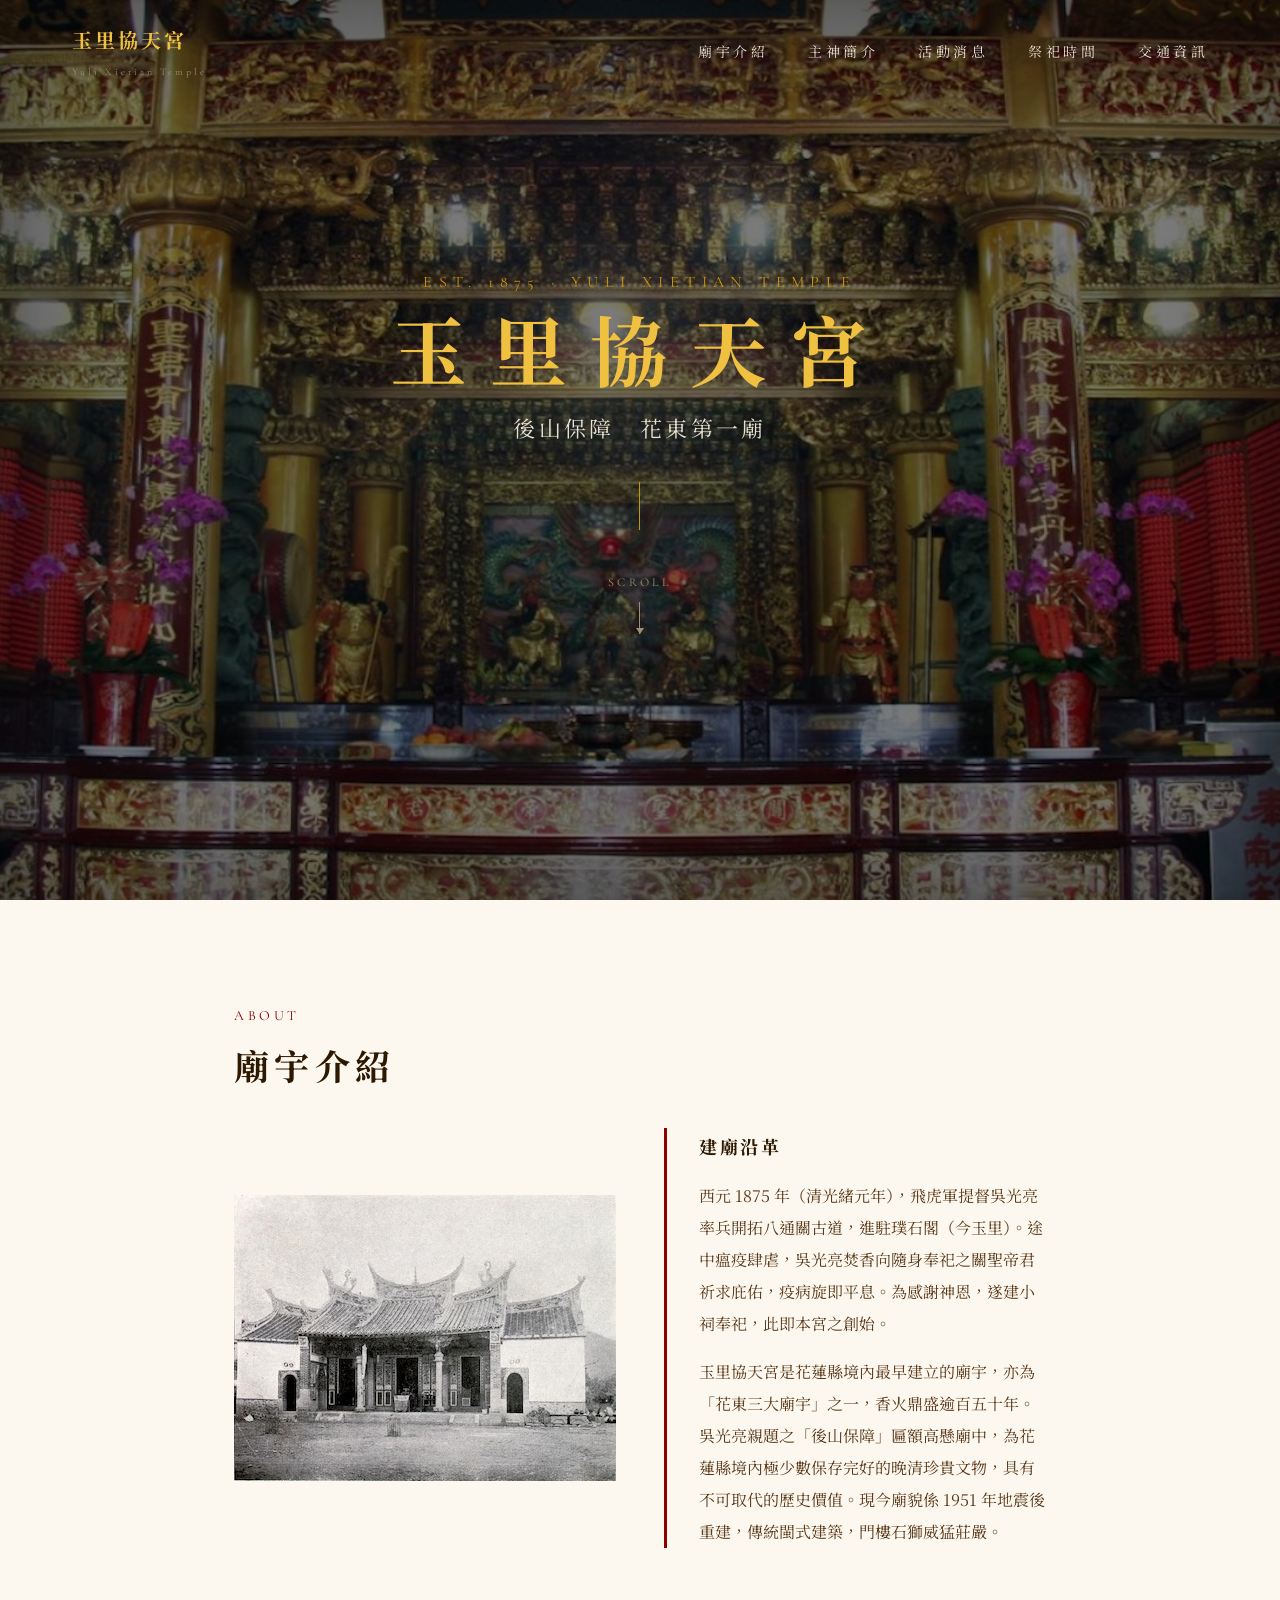
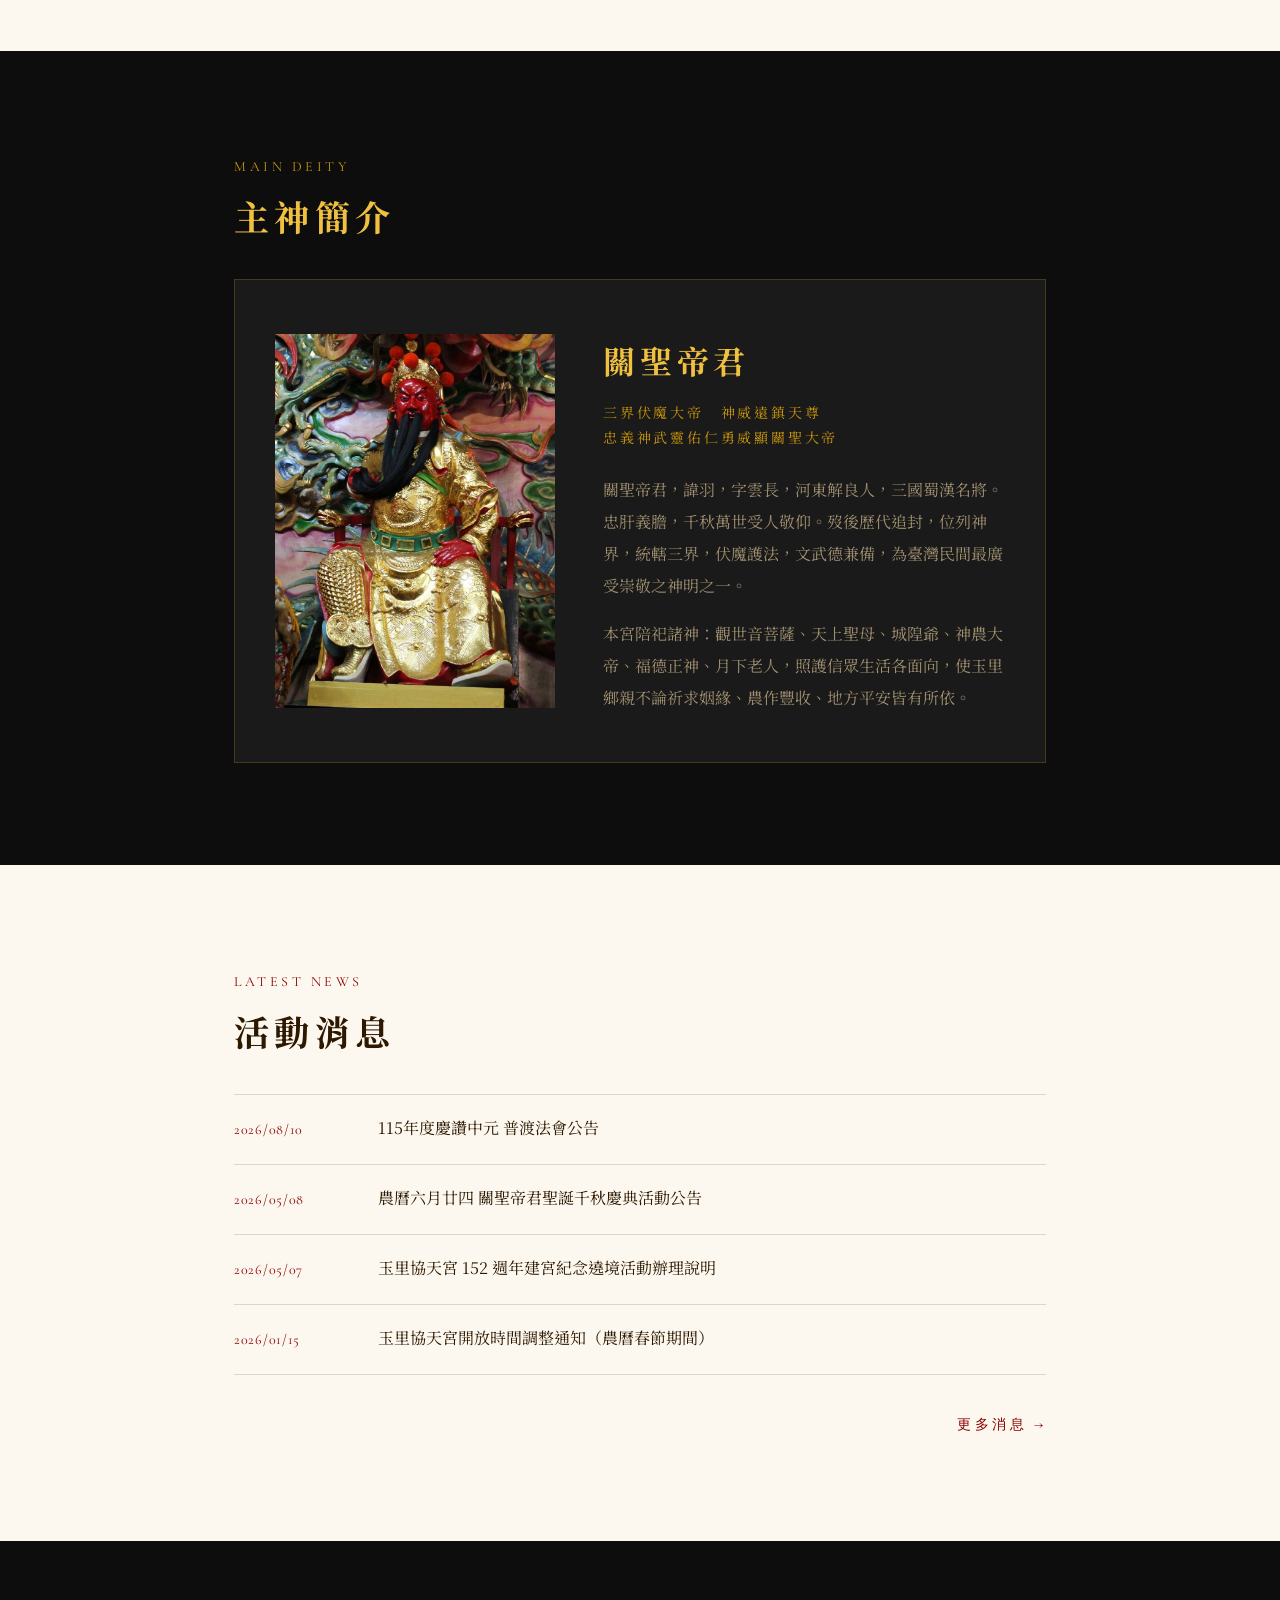
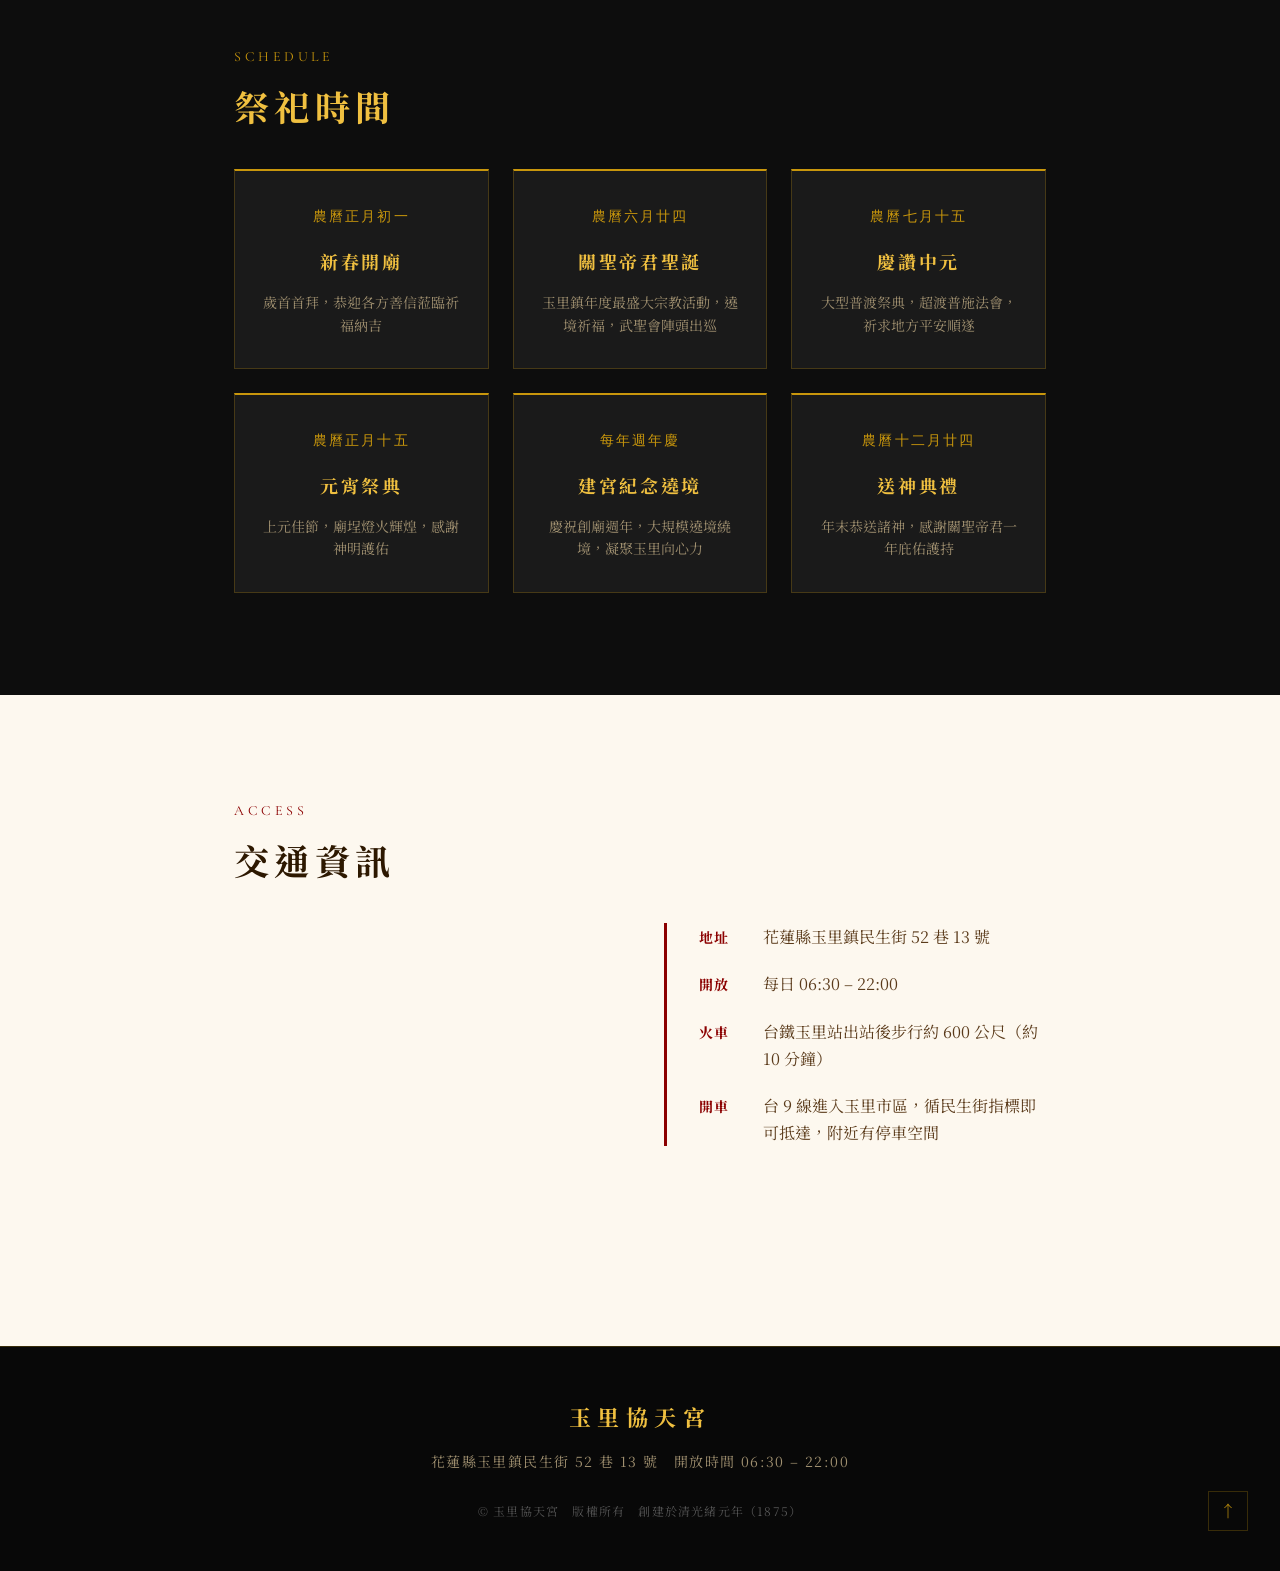
<file: index.html>
<!DOCTYPE html>
<html lang="zh-Hant">
<head>
  <meta charset="UTF-8">
  <meta name="viewport" content="width=device-width, initial-scale=1.0">
  <title>玉里協天宮｜花東第一廟　清光緒元年創建</title>
  <meta name="description" content="玉里協天宮（花東三大廟宇之一），創建於清光緒元年（1875年），主祀關聖帝君，為花蓮縣境內最早建立的廟宇，歡迎十方善信參拜。">

  <!-- Fonts -->
  <link rel="preconnect" href="https://fonts.googleapis.com">
  <link rel="preconnect" href="https://fonts.gstatic.com" crossorigin>
  <link href="https://fonts.googleapis.com/css2?family=Cormorant+Garamond:ital,wght@0,400;0,600;1,400&family=Noto+Serif+TC:wght@400;700&family=Noto+Sans+TC:wght@400;500&display=swap" rel="stylesheet">

  <!-- AOS -->
  <link href="https://unpkg.com/aos@2.3.4/dist/aos.css" rel="stylesheet">

  <!-- Styles -->
  <link rel="stylesheet" href="assets/css/reset.css">
  <link rel="stylesheet" href="assets/css/variables.css">
  <link rel="stylesheet" href="assets/css/main.css">
</head>
<body>

  <!-- ======================================================
       Intro Overlay
       ====================================================== -->
  <div id="intro-overlay" aria-hidden="true">
    <div class="intro-emblem">
      <div class="emblem-ring-outer"></div>
      <div class="emblem-ring-inner"></div>
      <div class="emblem-char">協</div>
    </div>
    <div class="intro-name">
      <span>玉</span><span>里</span><span>協</span><span>天</span><span>宮</span>
    </div>
    <div class="intro-divider"></div>
    <p class="intro-sub">奉祀　關聖帝君</p>
    <p class="intro-year">清光緒元年　西元 1875 年</p>
  </div>

  <!-- ======================================================
       Header / Navigation
       ====================================================== -->
  <header id="site-header">
    <nav class="nav-inner">
      <a class="nav-logo" href="#top">
        玉里協天宮
        <span>Yuli Xietian Temple</span>
      </a>
      <ul class="nav-links">
        <li><a href="#about">廟宇介紹</a></li>
        <li><a href="#deity">主神簡介</a></li>
        <li><a href="#news">活動消息</a></li>
        <li><a href="#schedule">祭祀時間</a></li>
        <li><a href="#access">交通資訊</a></li>
      </ul>
      <button class="nav-toggle" aria-label="開啟選單" aria-expanded="false">
        <span></span><span></span><span></span>
      </button>
    </nav>
  </header>

  <!-- Mobile full-screen overlay -->
  <nav class="nav-overlay" aria-label="手機選單">
    <a href="#about">廟宇介紹</a>
    <a href="#deity">主神簡介</a>
    <a href="#news">活動消息</a>
    <a href="#schedule">祭祀時間</a>
    <a href="#access">交通資訊</a>
  </nav>

  <!-- ======================================================
       Hero
       ====================================================== -->
  <section id="hero" aria-label="首頁主視覺">
    <!-- Ken Burns + crossfade slideshow -->
    <div class="hero-slides" aria-hidden="true">
      <div class="hero-slide" data-src="assets/img/hero1.jpg" data-src-mobile="assets/img/hero1-m.jpg"></div>
      <div class="hero-slide" data-src="assets/img/hero2.jpg" data-src-mobile="assets/img/hero2-m.jpg"></div>
      <div class="hero-slide" data-src="assets/img/hero3.jpg" data-src-mobile="assets/img/hero3-m.jpg"></div>
      <div class="hero-slide" data-src="assets/img/hero4.jpg" data-src-mobile="assets/img/hero4-m.jpg"></div>
    </div>
    <!-- Dark overlay -->
    <div class="hero-overlay" aria-hidden="true"></div>
    <!-- Content -->
    <div class="hero-inner">
      <p class="hero-en" data-aos="fade-up" data-aos-delay="200">Est. 1875 · Yuli Xietian Temple</p>
      <h1 class="hero-title" data-aos="fade-up" data-aos-delay="400">玉里協天宮</h1>
      <p class="hero-sub" data-aos="fade-up" data-aos-delay="600">後山保障　花東第一廟</p>
      <div class="hero-divider" data-aos="fade-up" data-aos-delay="700"></div>
      <a class="scroll-hint" href="#about" data-aos="fade-up" data-aos-delay="900" aria-label="向下捲動">
        <span>Scroll</span>
        <i class="scroll-arrow" aria-hidden="true"></i>
      </a>
    </div>
  </section>

  <!-- ======================================================
       About — 廟宇介紹
       ====================================================== -->
  <section id="about" class="section section--light">
    <div class="container">
      <div class="section-label" data-aos="fade-up">ABOUT</div>
      <h2 class="section-title" data-aos="fade-up">廟宇介紹</h2>
      <div class="about-grid">
        <figure class="about-img" data-aos="fade-right">
          <img src="assets/img/about.jpg" alt="玉里協天宮外觀"
               onerror="this.style.display='none';this.nextElementSibling.style.display='flex'">
          <div class="img-placeholder" style="display:none">廟宇照片</div>
        </figure>
        <div class="about-text" data-aos="fade-left">
          <h3>建廟沿革</h3>
          <p>
            西元 1875 年（清光緒元年），飛虎軍提督吳光亮率兵開拓八通關古道，進駐璞石閣（今玉里）。途中瘟疫肆虐，吳光亮焚香向隨身奉祀之關聖帝君祈求庇佑，疫病旋即平息。為感謝神恩，遂建小祠奉祀，此即本宮之創始。
          </p>
          <p>
            玉里協天宮是花蓮縣境內最早建立的廟宇，亦為「花東三大廟宇」之一，香火鼎盛逾百五十年。吳光亮親題之「後山保障」匾額高懸廟中，為花蓮縣境內極少數保存完好的晚清珍貴文物，具有不可取代的歷史價值。現今廟貌係 1951 年地震後重建，傳統閩式建築，門樓石獅威猛莊嚴。
          </p>
        </div>
      </div>
    </div>
  </section>

  <!-- ======================================================
       Deity — 主神簡介
       ====================================================== -->
  <section id="deity" class="section section--dark">
    <div class="container">
      <div class="section-label" data-aos="fade-up">MAIN DEITY</div>
      <h2 class="section-title" data-aos="fade-up">主神簡介</h2>
      <div class="deity-card" data-aos="fade-up" data-aos-delay="100">
        <div class="deity-img-wrap">
          <img src="assets/img/deity.jpg" alt="關聖帝君"
               onerror="this.style.display='none';this.nextElementSibling.style.display='flex'">
          <div class="img-placeholder" style="display:none" aria-hidden="true">⚔</div>
        </div>
        <div class="deity-info">
          <h3 class="deity-name">關聖帝君</h3>
          <p class="deity-title">
            三界伏魔大帝　神威遠鎮天尊<br>
            忠義神武靈佑仁勇威顯關聖大帝
          </p>
          <p class="deity-desc">
            關聖帝君，諱羽，字雲長，河東解良人，三國蜀漢名將。忠肝義膽，千秋萬世受人敬仰。歿後歷代追封，位列神界，統轄三界，伏魔護法，文武德兼備，為臺灣民間最廣受崇敬之神明之一。
          </p>
          <p class="deity-desc" style="margin-top:1rem;">
            本宮陪祀諸神：觀世音菩薩、天上聖母、城隍爺、神農大帝、福德正神、月下老人，照護信眾生活各面向，使玉里鄉親不論祈求姻緣、農作豐收、地方平安皆有所依。
          </p>
        </div>
      </div>
    </div>
  </section>

  <!-- ======================================================
       News — 活動消息
       ====================================================== -->
  <section id="news" class="section section--light">
    <div class="container">
      <div class="section-label" data-aos="fade-up">LATEST NEWS</div>
      <h2 class="section-title" data-aos="fade-up">活動消息</h2>
      <ul id="news-list" data-aos="fade-up" data-aos-delay="100">
        <li class="news-loading">載入中…</li>
      </ul>
      <div class="news-more" data-aos="fade-up">
        <a href="https://your-wp-domain.com" target="_blank" rel="noopener">更多消息 →</a>
      </div>
    </div>
  </section>

  <!-- ======================================================
       Schedule — 祭祀時間
       ====================================================== -->
  <section id="schedule" class="section section--dark">
    <div class="container">
      <div class="section-label" data-aos="fade-up">SCHEDULE</div>
      <h2 class="section-title" data-aos="fade-up">祭祀時間</h2>
      <div class="schedule-grid">
        <div class="schedule-card" data-aos="fade-up" data-aos-delay="100">
          <div class="sc-month">農曆正月初一</div>
          <div class="sc-name">新春開廟</div>
          <div class="sc-note">歲首首拜，恭迎各方善信蒞臨祈福納吉</div>
        </div>
        <div class="schedule-card" data-aos="fade-up" data-aos-delay="200">
          <div class="sc-month">農曆六月廿四</div>
          <div class="sc-name">關聖帝君聖誕</div>
          <div class="sc-note">玉里鎮年度最盛大宗教活動，遶境祈福，武聖會陣頭出巡</div>
        </div>
        <div class="schedule-card" data-aos="fade-up" data-aos-delay="300">
          <div class="sc-month">農曆七月十五</div>
          <div class="sc-name">慶讚中元</div>
          <div class="sc-note">大型普渡祭典，超渡普施法會，祈求地方平安順遂</div>
        </div>
        <div class="schedule-card" data-aos="fade-up" data-aos-delay="100">
          <div class="sc-month">農曆正月十五</div>
          <div class="sc-name">元宵祭典</div>
          <div class="sc-note">上元佳節，廟埕燈火輝煌，感謝神明護佑</div>
        </div>
        <div class="schedule-card" data-aos="fade-up" data-aos-delay="200">
          <div class="sc-month">每年週年慶</div>
          <div class="sc-name">建宮紀念遶境</div>
          <div class="sc-note">慶祝創廟週年，大規模遶境繞境，凝聚玉里向心力</div>
        </div>
        <div class="schedule-card" data-aos="fade-up" data-aos-delay="300">
          <div class="sc-month">農曆十二月廿四</div>
          <div class="sc-name">送神典禮</div>
          <div class="sc-note">年末恭送諸神，感謝關聖帝君一年庇佑護持</div>
        </div>
      </div>
    </div>
  </section>

  <!-- ======================================================
       Access — 交通資訊
       ====================================================== -->
  <section id="access" class="section section--light">
    <div class="container">
      <div class="section-label" data-aos="fade-up">ACCESS</div>
      <h2 class="section-title" data-aos="fade-up">交通資訊</h2>
      <div class="access-grid">
        <div class="access-map" data-aos="fade-right">
          <iframe
            src="https://www.google.com/maps/embed?pb=!1m18!1m12!1m3!1d14563.66!2d121.3200!3d23.3400!2m3!1f0!2f0!3f0!3m2!1i1024!2i768!4f13.1!3m3!1m2!1s0x0%3A0x0!2z!5e0!3m2!1szh-TW!2stw!4v1620000000000!5m2!1szh-TW!2stw"
            width="100%" height="320"
            style="border:0" allowfullscreen
            loading="lazy"
            referrerpolicy="no-referrer-when-downgrade"
            title="玉里協天宮地圖">
          </iframe>
        </div>
        <div class="access-info" data-aos="fade-left">
          <div class="access-row">
            <span class="access-label">地址</span>
            <span>花蓮縣玉里鎮民生街 52 巷 13 號</span>
          </div>
          <div class="access-row">
            <span class="access-label">開放</span>
            <span>每日 06:30 – 22:00</span>
          </div>
          <div class="access-row">
            <span class="access-label">火車</span>
            <span>台鐵玉里站出站後步行約 600 公尺（約 10 分鐘）</span>
          </div>
          <div class="access-row">
            <span class="access-label">開車</span>
            <span>台 9 線進入玉里市區，循民生街指標即可抵達，附近有停車空間</span>
          </div>
        </div>
      </div>
    </div>
  </section>

  <!-- ======================================================
       Footer
       ====================================================== -->
  <footer id="site-footer">
    <div class="footer-inner">
      <p class="footer-name">玉里協天宮</p>
      <p class="footer-address">花蓮縣玉里鎮民生街 52 巷 13 號　開放時間 06:30 – 22:00</p>
      <p class="footer-copy">© 玉里協天宮　版權所有　創建於清光緒元年（1875）</p>
    </div>
    <a class="back-to-top" href="#top" aria-label="回到頂端">↑</a>
  </footer>

  <!-- Scripts -->
  <script src="https://unpkg.com/aos@2.3.4/dist/aos.js"></script>
  <script src="assets/js/main.js"></script>
  <script src="assets/js/news.js"></script>
</body>
</html>
</file>
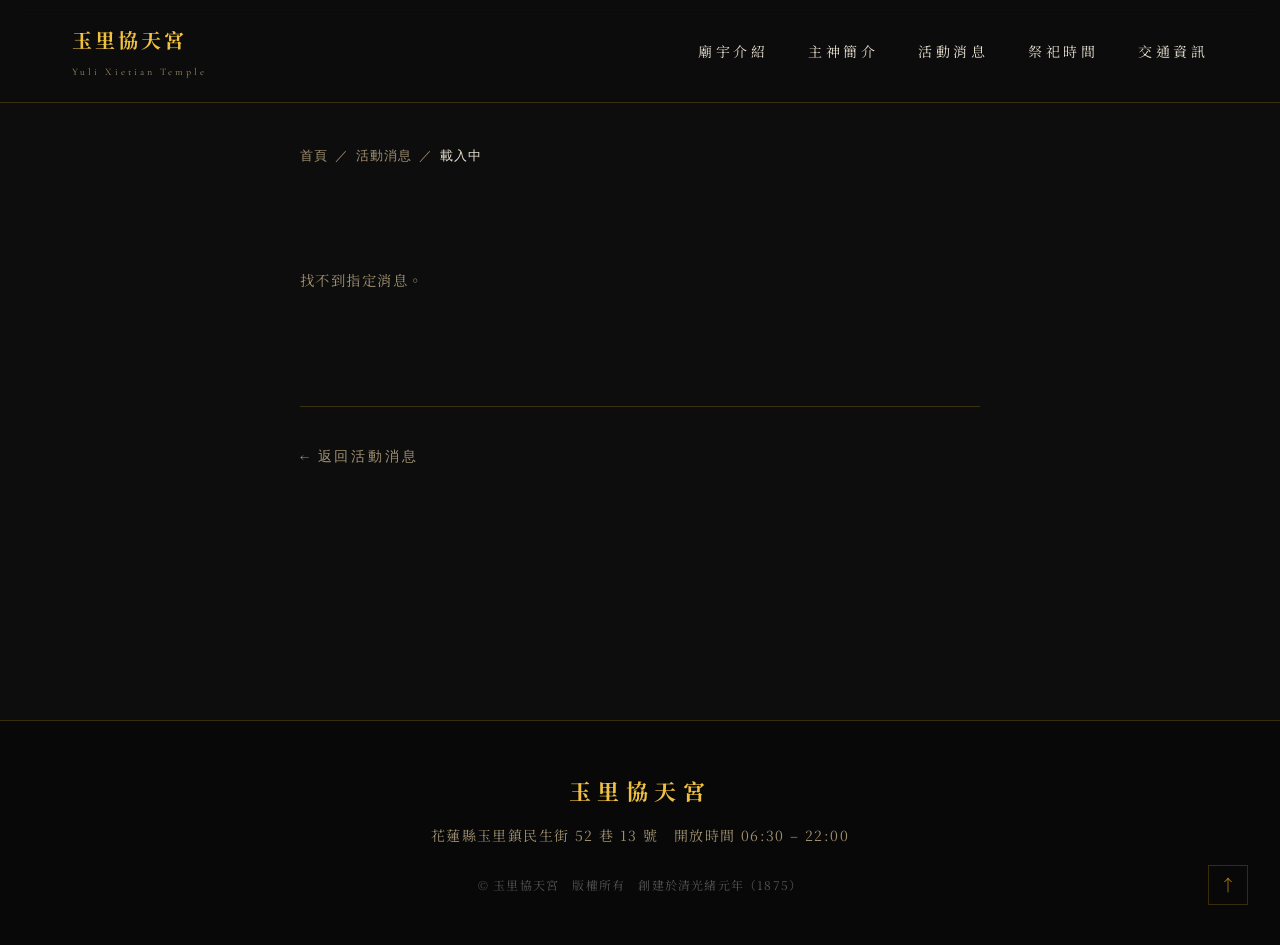
<file: news.html>
<!DOCTYPE html>
<html lang="zh-Hant">
<head>
  <meta charset="UTF-8">
  <meta name="viewport" content="width=device-width, initial-scale=1.0">
  <title>活動消息｜玉里協天宮</title>
  <meta name="description" content="玉里協天宮活動消息詳細內容">

  <link rel="preconnect" href="https://fonts.googleapis.com">
  <link rel="preconnect" href="https://fonts.gstatic.com" crossorigin>
  <link href="https://fonts.googleapis.com/css2?family=Cormorant+Garamond:ital,wght@0,400;0,600;1,400&family=Noto+Serif+TC:wght@400;700&family=Noto+Sans+TC:wght@400;500&display=swap" rel="stylesheet">

  <link rel="stylesheet" href="assets/css/reset.css">
  <link rel="stylesheet" href="assets/css/variables.css">
  <link rel="stylesheet" href="assets/css/main.css">
  <link rel="stylesheet" href="assets/css/news-detail.css">
</head>
<body class="news-page">

  <!-- Header (simplified, no hero) -->
  <header id="site-header" class="scrolled">
    <nav class="nav-inner">
      <a class="nav-logo" href="index.html">
        玉里協天宮
        <span>Yuli Xietian Temple</span>
      </a>
      <ul class="nav-links">
        <li><a href="index.html#about">廟宇介紹</a></li>
        <li><a href="index.html#deity">主神簡介</a></li>
        <li><a href="index.html#news">活動消息</a></li>
        <li><a href="index.html#schedule">祭祀時間</a></li>
        <li><a href="index.html#access">交通資訊</a></li>
      </ul>
      <button class="nav-toggle" aria-label="開啟選單" aria-expanded="false">
        <span></span><span></span><span></span>
      </button>
    </nav>
  </header>

  <!-- Mobile overlay -->
  <nav class="nav-overlay" aria-label="手機選單">
    <a href="index.html#about">廟宇介紹</a>
    <a href="index.html#deity">主神簡介</a>
    <a href="index.html#news">活動消息</a>
    <a href="index.html#schedule">祭祀時間</a>
    <a href="index.html#access">交通資訊</a>
  </nav>

  <!-- Main content -->
  <main id="news-detail">
    <div class="nd-container">

      <!-- Breadcrumb -->
      <nav class="nd-breadcrumb" aria-label="目前位置">
        <a href="index.html">首頁</a>
        <span aria-hidden="true">／</span>
        <a href="index.html#news">活動消息</a>
        <span aria-hidden="true">／</span>
        <span id="nd-breadcrumb-title">載入中</span>
      </nav>

      <!-- Article -->
      <article id="nd-article" class="nd-article">
        <div class="nd-loading">載入中…</div>
      </article>

      <!-- Back link -->
      <div class="nd-back">
        <a href="index.html#news" class="nd-back-link">
          <span aria-hidden="true">←</span> 返回活動消息
        </a>
      </div>

    </div>
  </main>

  <footer id="site-footer">
    <div class="footer-inner">
      <p class="footer-name">玉里協天宮</p>
      <p class="footer-address">花蓮縣玉里鎮民生街 52 巷 13 號　開放時間 06:30 – 22:00</p>
      <p class="footer-copy">© 玉里協天宮　版權所有　創建於清光緒元年（1875）</p>
    </div>
    <a class="back-to-top" href="#" aria-label="回到頂端">↑</a>
  </footer>

  <script>
  // ── Hamburger (same as main.js but inline for standalone page) ──
  const toggle  = document.querySelector('.nav-toggle');
  const overlay = document.querySelector('.nav-overlay');
  toggle.addEventListener('click', () => {
    const open = overlay.classList.toggle('open');
    toggle.classList.toggle('active', open);
    toggle.setAttribute('aria-expanded', open);
    document.body.style.overflow = open ? 'hidden' : '';
  });
  overlay.querySelectorAll('a').forEach(a => a.addEventListener('click', () => {
    overlay.classList.remove('open');
    toggle.classList.remove('active');
    toggle.setAttribute('aria-expanded', 'false');
    document.body.style.overflow = '';
  }));

  // ── Load news detail ──
  (async function () {
    const params = new URLSearchParams(location.search);
    const id     = parseInt(params.get('id'), 10);
    const article = document.getElementById('nd-article');
    const crumbTitle = document.getElementById('nd-breadcrumb-title');

    function escHtml(s) {
      return String(s)
        .replace(/&/g, '&amp;').replace(/</g, '&lt;')
        .replace(/>/g, '&gt;').replace(/"/g, '&quot;');
    }

    function formatDate(iso) {
      const d = new Date(iso + 'T00:00:00');
      return `${d.getFullYear()}年${d.getMonth()+1}月${d.getDate()}日`;
    }

    if (!id) {
      article.innerHTML = '<p class="nd-error">找不到指定消息。</p>';
      return;
    }

    try {
      const res  = await fetch('assets/data/news.json?v=' + Date.now());
      if (!res.ok) throw new Error();
      const data = await res.json();
      const post = (data.posts || []).find(p => parseInt(p.id) === id);

      if (!post) {
        article.innerHTML = '<p class="nd-error">找不到指定消息，可能已刪除。</p>';
        crumbTitle.textContent = '找不到消息';
        return;
      }

      // Update page title & breadcrumb
      document.title = `${post.title}｜玉里協天宮`;
      crumbTitle.textContent = post.title;

      // Render content (newlines → paragraphs)
      const content = (post.content || '').trim();
      const contentHtml = content
        ? content.split(/\n\n+/).map(p =>
            `<p>${escHtml(p).replace(/\n/g, '<br>')}</p>`
          ).join('')
        : '';

      // External link button (if set)
      const linkHtml = post.link
        ? `<a class="nd-ext-link" href="${escHtml(post.link)}" target="_blank" rel="noopener noreferrer">
             查看更多詳情 →
           </a>`
        : '';

      article.innerHTML = `
        <header class="nd-header">
          <div class="nd-label">活動消息</div>
          <h1 class="nd-title">${escHtml(post.title)}</h1>
          <time class="nd-date" datetime="${escHtml(post.date)}">${formatDate(post.date)}</time>
          <div class="nd-divider"></div>
        </header>
        <div class="nd-body">
          ${contentHtml || '<p class="nd-no-content">（本則消息暫無詳細內容）</p>'}
        </div>
        ${linkHtml}
      `;
    } catch {
      article.innerHTML = '<p class="nd-error">消息載入失敗，請稍後再試。</p>';
    }
  })();
  </script>

</body>
</html>
</file>
<file: assets/css/variables.css>
:root {
  /* Colors */
  --color-bg:        #0d0d0d;
  --color-surface:   #1a1a1a;
  --color-primary:   #8b0000;
  --color-gold:      #c8960c;
  --color-gold-lt:   #f0c040;
  --color-text:      #e8e0d0;
  --color-text-muted:#a09070;
  --color-border:    rgba(200, 150, 12, 0.25);
  --color-white:     #fdf8ef;
  --color-dark-text: #2d1800;

  /* Typography */
  --font-serif:  'Noto Serif TC', 'Cormorant Garamond', serif;
  --font-sans:   'Noto Sans TC', sans-serif;

  --fs-hero:     clamp(2.5rem, 6vw, 5rem);
  --fs-section:  clamp(1.5rem, 3vw, 2.2rem);
  --fs-body:     1rem;
  --fs-small:    0.875rem;

  --lh-zh:       2;
  --ls-title:    0.15em;
  --ls-label:    0.25em;

  /* Layout */
  --section-padding: clamp(4rem, 8vw, 8rem) 1.5rem;
  --container-max:   860px;
  --transition:      0.6s ease;
}
</file>
<file: assets/css/main.css>
/* ============================================================
   Intro Overlay
   ============================================================ */
#intro-overlay {
  position: fixed;
  inset: 0;
  z-index: 9999;
  background: var(--color-bg);
  display: flex;
  flex-direction: column;
  align-items: center;
  justify-content: center;
  /* Fade-out transition triggered by JS */
  transition: opacity 0.9s ease;
  /* Prevent accidental scroll-through during animation */
  pointer-events: all;
}

#intro-overlay.is-hiding {
  opacity: 0;
  pointer-events: none;
}

/* ── Rotating emblem ── */
.intro-emblem {
  position: relative;
  width: 90px;
  height: 90px;
  display: flex;
  align-items: center;
  justify-content: center;
  margin-bottom: 2.5rem;
  opacity: 0;
  animation: introScale 0.9s cubic-bezier(0.19, 1, 0.22, 1) 0.2s forwards;
}

.emblem-ring-outer {
  position: absolute;
  inset: 0;
  border-radius: 50%;
  border: 1px solid rgba(200, 150, 12, 0.2);
}

/* Rotating arc on the outer ring */
.emblem-ring-outer::before {
  content: '';
  position: absolute;
  inset: -1px;
  border-radius: 50%;
  border: 1px solid transparent;
  border-top-color: var(--color-gold);
  border-right-color: rgba(200, 150, 12, 0.4);
  animation: spinRing 3s linear infinite;
}

.emblem-ring-inner {
  position: absolute;
  inset: 14px;
  border-radius: 50%;
  border: 1px solid rgba(200, 150, 12, 0.35);
}

.emblem-char {
  font-family: var(--font-serif);
  font-size: 1.875rem;
  color: var(--color-gold-lt);
  line-height: 1;
}

@keyframes spinRing {
  to { transform: rotate(360deg); }
}

@keyframes introScale {
  from { opacity: 0; transform: scale(0.7); }
  to   { opacity: 1; transform: scale(1); }
}

/* ── Temple name — character-by-character ── */
.intro-name {
  display: flex;
  gap: 0.5em;
}

.intro-name span {
  font-family: var(--font-serif);
  font-size: clamp(2rem, 6vw, 3.5rem);
  font-weight: 700;
  color: var(--color-gold-lt);
  letter-spacing: 0.05em;
  opacity: 0;
  animation: charIn 0.8s ease-out both;
}

.intro-name span:nth-child(1) { animation-delay: 0.8s; }
.intro-name span:nth-child(2) { animation-delay: 1.0s; }
.intro-name span:nth-child(3) { animation-delay: 1.2s; }
.intro-name span:nth-child(4) { animation-delay: 1.45s; }
.intro-name span:nth-child(5) { animation-delay: 1.7s; }

@keyframes charIn {
  from {
    opacity: 0;
    filter: blur(14px);
    transform: translateY(10px);
  }
  to {
    opacity: 1;
    filter: blur(0);
    transform: translateY(0);
  }
}

/* ── Gold divider line ── */
.intro-divider {
  width: 0;
  height: 1px;
  background: linear-gradient(to right, transparent, var(--color-gold), transparent);
  margin: 1.75rem 0;
  opacity: 0;
  animation: lineExpand 0.8s ease-out 2.4s forwards;
}

@keyframes lineExpand {
  from { width: 0;     opacity: 0; }
  to   { width: 72px;  opacity: 0.7; }
}

/* ── Subtitle & year ── */
.intro-sub {
  font-family: var(--font-serif);
  font-size: 1rem;
  letter-spacing: 0.3em;
  color: var(--color-text);
  opacity: 0;
  animation: introFadeUp 0.8s ease-out 3.0s both;
}

.intro-year {
  font-family: 'Cormorant Garamond', serif;
  font-size: 0.8rem;
  letter-spacing: 0.2em;
  color: var(--color-text-muted);
  margin-top: 0.6rem;
  opacity: 0;
  animation: introFadeUp 0.8s ease-out 3.5s both;
}

@keyframes introFadeUp {
  from { opacity: 0; transform: translateY(8px); }
  to   { opacity: 1; transform: translateY(0); }
}

/* Disable intro animations when user prefers reduced motion */
@media (prefers-reduced-motion: reduce) {
  .intro-emblem, .intro-name span,
  .intro-divider, .intro-sub, .intro-year {
    animation: none;
    opacity: 1;
    filter: none;
  }
  .emblem-ring-outer::before { animation: none; }
}

/* ============================================================
   Base
   ============================================================ */
html {
  scroll-behavior: smooth;
  font-size: 16px;
}

@media (prefers-reduced-motion: reduce) {
  html { scroll-behavior: auto; }
  [data-aos] { transition: none !important; animation: none !important; }
}

body {
  background-color: var(--color-bg);
  color: var(--color-text);
  font-family: var(--font-serif);
  line-height: var(--lh-zh);
}

.container {
  max-width: var(--container-max);
  margin: 0 auto;
  padding: 0 1.5rem;
}

/* ============================================================
   Section Base
   ============================================================ */
.section {
  padding: var(--section-padding);
}

.section--dark {
  background-color: var(--color-bg);
}

.section--light {
  background-color: var(--color-white);
  color: var(--color-dark-text);
}

.section-label {
  font-family: 'Cormorant Garamond', serif;
  font-size: var(--fs-small);
  letter-spacing: var(--ls-label);
  color: var(--color-gold);
  text-transform: uppercase;
  margin-bottom: 0.75rem;
}

.section-title {
  font-family: var(--font-serif);
  font-size: var(--fs-section);
  font-weight: 700;
  letter-spacing: var(--ls-title);
  color: var(--color-gold-lt);
  margin-bottom: 2.5rem;
  line-height: 1.3;
}

.section--light .section-label {
  color: var(--color-primary);
}

.section--light .section-title {
  color: var(--color-dark-text);
}

.section-divider {
  width: 48px;
  height: 2px;
  background: var(--color-gold);
  margin: 1.5rem 0 2.5rem;
}

.section--light .section-divider {
  background: var(--color-primary);
}

/* ============================================================
   Header / Navigation
   ============================================================ */
#site-header {
  position: fixed;
  top: 0;
  left: 0;
  right: 0;
  z-index: 100;
  transition: background var(--transition), box-shadow var(--transition);
}

#site-header.scrolled {
  background: rgba(13, 13, 13, 0.92);
  backdrop-filter: blur(8px);
  -webkit-backdrop-filter: blur(8px);
  box-shadow: 0 1px 0 var(--color-border);
}

.nav-inner {
  display: flex;
  align-items: center;
  justify-content: space-between;
  max-width: 1200px;
  margin: 0 auto;
  padding: 1.25rem 2rem;
}

.nav-logo {
  font-family: var(--font-serif);
  font-size: 1.25rem;
  font-weight: 700;
  color: var(--color-gold-lt);
  letter-spacing: var(--ls-title);
  flex-shrink: 0;
}

.nav-logo span {
  display: block;
  font-size: 0.625rem;
  letter-spacing: 0.3em;
  color: var(--color-text-muted);
  font-weight: 400;
  margin-top: 0.1rem;
  font-family: 'Cormorant Garamond', serif;
}

.nav-links {
  display: flex;
  gap: 2.5rem;
  align-items: center;
}

.nav-links a {
  font-size: var(--fs-small);
  letter-spacing: var(--ls-label);
  color: var(--color-text);
  position: relative;
  padding-bottom: 2px;
  transition: color var(--transition);
}

.nav-links a::after {
  content: '';
  position: absolute;
  bottom: 0;
  left: 50%;
  right: 50%;
  height: 1px;
  background: var(--color-gold);
  transition: left 0.3s ease, right 0.3s ease;
}

.nav-links a:hover {
  color: var(--color-gold-lt);
}

.nav-links a:hover::after {
  left: 0;
  right: 0;
}

/* Hamburger */
.nav-toggle {
  display: none;
  flex-direction: column;
  gap: 5px;
  background: none;
  border: none;
  cursor: pointer;
  padding: 4px;
  z-index: 110;
}

.nav-toggle span {
  display: block;
  width: 24px;
  height: 1.5px;
  background: var(--color-gold-lt);
  transition: transform 0.3s ease, opacity 0.3s ease;
  transform-origin: center;
}

.nav-toggle.active span:nth-child(1) {
  transform: translateY(6.5px) rotate(45deg);
}

.nav-toggle.active span:nth-child(2) {
  opacity: 0;
}

.nav-toggle.active span:nth-child(3) {
  transform: translateY(-6.5px) rotate(-45deg);
}

/* Mobile overlay */
.nav-overlay {
  display: none;
  position: fixed;
  inset: 0;
  background: rgba(13, 13, 13, 0.97);
  z-index: 99;
  flex-direction: column;
  align-items: center;
  justify-content: center;
  gap: 2.5rem;
}

.nav-overlay.open {
  display: flex;
}

.nav-overlay a {
  font-family: var(--font-serif);
  font-size: 1.5rem;
  letter-spacing: var(--ls-title);
  color: var(--color-text);
  transition: color 0.3s ease;
}

.nav-overlay a:hover {
  color: var(--color-gold-lt);
}

/* ============================================================
   Hero
   ============================================================ */
#hero {
  position: relative;
  height: 100svh;
  display: flex;
  align-items: center;
  justify-content: center;
  text-align: center;
  overflow: hidden;
  /* Fallback when images are absent */
  background: radial-gradient(ellipse at 50% 40%, #1c0a00 0%, #0d0d0d 75%);
}

/* ── Slideshow layer ── */
.hero-slides {
  position: absolute;
  inset: 0;
  overflow: hidden;
}

.hero-slide {
  position: absolute;
  /* -10% bleed gives Ken Burns room to zoom/pan without white edges */
  inset: -10%;
  background-size: cover;
  background-position: center;
  opacity: 0;
  transition: opacity 1.5s ease-in-out;
  will-change: transform, opacity;
}

.hero-slide.is-active {
  opacity: 1;
}

/* Three Ken Burns variants — randomised direction per slide */
.hero-slide.kb-1 { animation: kb1 9s ease-out both; }
.hero-slide.kb-2 { animation: kb2 9s ease-out both; }
.hero-slide.kb-3 { animation: kb3 9s ease-out both; }

@keyframes kb1 {
  from { transform: scale(1)    translate(0%,   0%); }
  to   { transform: scale(1.18) translate(-2%, -1%); }
}
@keyframes kb2 {
  from { transform: scale(1)    translate(-2%, 0%); }
  to   { transform: scale(1.18) translate(2%,  -1%); }
}
@keyframes kb3 {
  from { transform: scale(1)    translate(0%, -1.5%); }
  to   { transform: scale(1.18) translate(-1%, 1%); }
}

/* ── Dark overlay ── */
.hero-overlay {
  position: absolute;
  inset: 0;
  background: rgba(0, 0, 0, 0.52);
  /* Subtle vignette for depth */
  box-shadow: inset 0 0 120px rgba(0, 0, 0, 0.5);
  z-index: 1;
}

.hero-inner {
  position: relative;
  z-index: 2;
  display: flex;
  flex-direction: column;
  align-items: center;
  gap: 0.5rem;
}

.hero-en {
  font-family: 'Cormorant Garamond', serif;
  font-size: clamp(0.75rem, 1.5vw, 1rem);
  letter-spacing: 0.4em;
  color: var(--color-gold);
  text-transform: uppercase;
}

.hero-title {
  font-family: var(--font-serif);
  font-size: var(--fs-hero);
  font-weight: 700;
  color: var(--color-gold-lt);
  letter-spacing: 0.3em;
  line-height: 1.1;
}

.hero-sub {
  font-family: var(--font-serif);
  font-size: clamp(1rem, 2vw, 1.375rem);
  letter-spacing: var(--ls-title);
  color: var(--color-text);
  margin-top: 0.5rem;
}

.hero-divider {
  width: 1px;
  height: 48px;
  background: var(--color-gold);
  margin: 1.5rem auto;
  opacity: 0.6;
}

.scroll-hint {
  display: flex;
  flex-direction: column;
  align-items: center;
  gap: 0.5rem;
  color: var(--color-text-muted);
  font-family: 'Cormorant Garamond', serif;
  font-size: 0.75rem;
  letter-spacing: 0.3em;
  text-transform: uppercase;
  margin-top: 0.5rem;
  transition: color 0.3s ease;
}

.scroll-hint:hover {
  color: var(--color-gold);
}

.scroll-arrow {
  display: block;
  width: 1px;
  height: 32px;
  background: currentColor;
  position: relative;
  animation: bounce 1.8s ease-in-out infinite;
}

.scroll-arrow::after {
  content: '';
  position: absolute;
  bottom: 0;
  left: 50%;
  transform: translateX(-50%) rotate(0deg);
  border-left: 4px solid transparent;
  border-right: 4px solid transparent;
  border-top: 6px solid currentColor;
}

@keyframes bounce {
  0%, 100% { transform: translateY(0); }
  50%       { transform: translateY(8px); }
}

/* ============================================================
   About
   ============================================================ */
.about-grid {
  display: grid;
  grid-template-columns: 1fr 1fr;
  gap: 3rem;
  align-items: center;
}

.about-img {
  position: relative;
}

.about-img img {
  width: 100%;
  aspect-ratio: 4 / 3;
  object-fit: cover;
  display: block;
}

/* Placeholder when image missing */
.about-img .img-placeholder {
  width: 100%;
  aspect-ratio: 4 / 3;
  background: linear-gradient(135deg, #c8960c22, #8b000033);
  border: 1px solid var(--color-border);
  display: flex;
  align-items: center;
  justify-content: center;
  color: var(--color-text-muted);
  font-size: 0.75rem;
  letter-spacing: 0.2em;
}

.about-text {
  border-left: 3px solid var(--color-primary);
  padding-left: 2rem;
}

.about-text h3 {
  font-family: var(--font-serif);
  font-size: 1.125rem;
  font-weight: 700;
  color: var(--color-dark-text);
  letter-spacing: var(--ls-title);
  margin-bottom: 1rem;
}

.about-text p {
  font-size: var(--fs-body);
  line-height: var(--lh-zh);
  color: #5a3a1a;
}

.about-text p + p {
  margin-top: 1em;
}

/* ============================================================
   Deity
   ============================================================ */
.deity-card {
  display: grid;
  grid-template-columns: 280px 1fr;
  gap: 3rem;
  align-items: center;
  background: var(--color-surface);
  border: 1px solid var(--color-border);
  padding: 2.5rem;
}

.deity-img-wrap {
  flex-shrink: 0;
}

.deity-img-wrap img {
  width: 100%;
  aspect-ratio: 3 / 4;
  object-fit: cover;
}

.deity-img-wrap .img-placeholder {
  width: 100%;
  aspect-ratio: 3 / 4;
  background: linear-gradient(180deg, #1a0505 0%, #0d0d0d 100%);
  border: 1px solid var(--color-border);
  display: flex;
  align-items: center;
  justify-content: center;
  color: var(--color-gold);
  font-size: 3rem;
}

.deity-info {
  padding: 0.5rem 0;
}

.deity-name {
  font-family: var(--font-serif);
  font-size: clamp(1.5rem, 3vw, 2rem);
  font-weight: 700;
  color: var(--color-gold-lt);
  letter-spacing: var(--ls-title);
  margin-bottom: 0.5rem;
}

.deity-title {
  font-size: var(--fs-small);
  letter-spacing: 0.2em;
  color: var(--color-gold);
  margin-bottom: 1.5rem;
  line-height: 1.8;
}

.deity-desc {
  font-size: var(--fs-body);
  color: var(--color-text-muted);
  line-height: var(--lh-zh);
}

/* ============================================================
   News
   ============================================================ */
#news-list {
  border-top: 1px solid rgba(45, 24, 0, 0.15);
}

.news-item {
  display: grid;
  grid-template-columns: 120px 1fr;
  gap: 1.5rem;
  align-items: baseline;
  padding: 1.25rem 0;
  border-bottom: 1px solid rgba(45, 24, 0, 0.15);
  transition: background 0.2s ease;
}

.news-date {
  font-family: 'Cormorant Garamond', serif;
  font-size: var(--fs-small);
  color: var(--color-primary);
  letter-spacing: 0.05em;
  white-space: nowrap;
}

.news-title {
  font-size: var(--fs-body);
  color: var(--color-dark-text);
  line-height: 1.6;
  transition: color 0.2s ease;
}

.news-title:hover {
  color: var(--color-primary);
}

.news-loading,
.news-error {
  padding: 2rem 0;
  color: var(--color-text-muted);
  font-size: var(--fs-small);
  letter-spacing: 0.1em;
}

.news-more {
  margin-top: 2rem;
  text-align: right;
}

.news-more a {
  font-family: 'Cormorant Garamond', serif;
  font-size: var(--fs-small);
  letter-spacing: 0.25em;
  color: var(--color-primary);
  text-transform: uppercase;
  transition: opacity 0.2s ease;
}

.news-more a:hover {
  opacity: 0.7;
}

/* ============================================================
   Schedule
   ============================================================ */
.schedule-grid {
  display: grid;
  grid-template-columns: repeat(3, 1fr);
  gap: 1.5rem;
}

.schedule-card {
  background: var(--color-surface);
  border: 1px solid var(--color-border);
  border-top: 2px solid var(--color-gold);
  padding: 2rem 1.5rem;
  text-align: center;
  transition: border-color var(--transition), transform var(--transition);
}

.schedule-card:hover {
  border-color: var(--color-gold-lt);
  transform: translateY(-4px);
}

.sc-month {
  font-family: 'Cormorant Garamond', serif;
  font-size: var(--fs-small);
  color: var(--color-gold);
  letter-spacing: 0.15em;
  margin-bottom: 0.75rem;
}

.sc-name {
  font-family: var(--font-serif);
  font-size: 1.125rem;
  font-weight: 700;
  color: var(--color-gold-lt);
  letter-spacing: var(--ls-title);
  margin-bottom: 0.75rem;
}

.sc-note {
  font-size: var(--fs-small);
  color: var(--color-text-muted);
  line-height: 1.6;
}

/* ============================================================
   Access
   ============================================================ */
.access-grid {
  display: grid;
  grid-template-columns: 1fr 1fr;
  gap: 3rem;
  align-items: start;
}

.access-map iframe {
  width: 100%;
  height: 320px;
  border: 0;
  display: block;
  filter: grayscale(20%);
}

.access-info {
  display: flex;
  flex-direction: column;
  gap: 1.25rem;
  border-left: 3px solid var(--color-primary);
  padding-left: 2rem;
}

.access-row {
  display: grid;
  grid-template-columns: 3rem 1fr;
  gap: 1rem;
  align-items: baseline;
  font-size: var(--fs-body);
  color: #5a3a1a;
  line-height: 1.7;
}

.access-label {
  font-size: var(--fs-small);
  color: var(--color-primary);
  font-weight: 700;
  letter-spacing: 0.1em;
  white-space: nowrap;
}

/* ============================================================
   Footer
   ============================================================ */
#site-footer {
  background: #080808;
  border-top: 1px solid var(--color-border);
  padding: 3rem 1.5rem;
  text-align: center;
  position: relative;
}

.footer-inner {
  max-width: var(--container-max);
  margin: 0 auto;
}

.footer-name {
  font-family: var(--font-serif);
  font-size: 1.375rem;
  font-weight: 700;
  color: var(--color-gold-lt);
  letter-spacing: 0.3em;
  margin-bottom: 0.5rem;
}

.footer-address {
  font-size: var(--fs-small);
  color: var(--color-text-muted);
  letter-spacing: 0.1em;
  margin-bottom: 0.5rem;
}

.footer-copy {
  font-size: 0.75rem;
  color: #555;
  letter-spacing: 0.1em;
  margin-top: 1.5rem;
}

.back-to-top {
  position: absolute;
  right: 2rem;
  bottom: 2.5rem;
  width: 40px;
  height: 40px;
  border: 1px solid var(--color-border);
  display: flex;
  align-items: center;
  justify-content: center;
  color: var(--color-gold);
  font-size: 1rem;
  transition: border-color 0.3s ease, color 0.3s ease;
}

.back-to-top:hover {
  border-color: var(--color-gold);
  color: var(--color-gold-lt);
}

/* ============================================================
   Ornamental divider between sections
   ============================================================ */
.ornament {
  text-align: center;
  color: var(--color-gold);
  letter-spacing: 0.5em;
  font-size: 0.625rem;
  padding: 1.5rem 0;
  opacity: 0.5;
}

/* ============================================================
   Responsive
   ============================================================ */
@media (max-width: 1024px) {
  :root {
    --container-max: 720px;
  }
}

@media (max-width: 768px) {
  .nav-links {
    display: none;
  }

  .nav-toggle {
    display: flex;
  }

  .about-grid {
    grid-template-columns: 1fr;
  }

  .about-text {
    border-left: none;
    border-top: 3px solid var(--color-primary);
    padding-left: 0;
    padding-top: 1.5rem;
  }

  .deity-card {
    grid-template-columns: 1fr;
  }

  .deity-img-wrap img,
  .deity-img-wrap .img-placeholder {
    aspect-ratio: 3 / 4;
    max-width: 300px;
    margin: 0 auto;
  }

  .schedule-grid {
    grid-template-columns: 1fr;
    max-width: 360px;
    margin: 0 auto;
  }

  .access-grid {
    grid-template-columns: 1fr;
  }

  .access-info {
    border-left: none;
    border-top: 3px solid var(--color-primary);
    padding-left: 0;
    padding-top: 1.5rem;
  }
}

@media (max-width: 480px) {
  .nav-inner {
    padding: 1rem 1.25rem;
  }

  .news-item {
    grid-template-columns: 1fr;
    gap: 0.25rem;
  }

  .back-to-top {
    right: 1rem;
    bottom: 1.5rem;
  }
}
</file>
<file: assets/css/news-detail.css>
/* ============================================================
   News Detail Page
   ============================================================ */
body.news-page {
  background: var(--color-bg);
  color: var(--color-text);
}

/* Push content below fixed header */
#news-detail {
  min-height: 80vh;
  padding: clamp(6rem, 12vw, 9rem) 1.5rem clamp(4rem, 8vw, 6rem);
}

.nd-container {
  max-width: 680px;
  margin: 0 auto;
}

/* ── Breadcrumb ── */
.nd-breadcrumb {
  display: flex;
  flex-wrap: wrap;
  gap: 0.4rem;
  align-items: center;
  font-family: 'Cormorant Garamond', serif;
  font-size: 0.8rem;
  letter-spacing: 0.1em;
  color: var(--color-text-muted);
  margin-bottom: 3rem;
}

.nd-breadcrumb a {
  color: var(--color-text-muted);
  text-decoration: none;
  transition: color 0.2s;
}
.nd-breadcrumb a:hover { color: var(--color-gold); }
.nd-breadcrumb span:last-child {
  color: var(--color-text);
  max-width: 280px;
  white-space: nowrap;
  overflow: hidden;
  text-overflow: ellipsis;
}

/* ── Article header ── */
.nd-label {
  font-family: 'Cormorant Garamond', serif;
  font-size: 0.75rem;
  letter-spacing: 0.3em;
  color: var(--color-gold);
  text-transform: uppercase;
  margin-bottom: 0.75rem;
}

.nd-title {
  font-family: var(--font-serif);
  font-size: clamp(1.375rem, 3vw, 2rem);
  font-weight: 700;
  color: var(--color-gold-lt);
  letter-spacing: var(--ls-title);
  line-height: 1.5;
  margin-bottom: 0.75rem;
}

.nd-date {
  display: block;
  font-family: 'Cormorant Garamond', serif;
  font-size: 0.9rem;
  letter-spacing: 0.15em;
  color: var(--color-text-muted);
}

.nd-divider {
  width: 48px;
  height: 1px;
  background: var(--color-gold);
  opacity: 0.5;
  margin: 1.75rem 0 2rem;
}

/* ── Article body ── */
.nd-body {
  font-family: var(--font-serif);
  font-size: 1rem;
  line-height: var(--lh-zh);
  color: var(--color-text);
}

.nd-body p {
  margin-bottom: 1.5em;
}

.nd-body p:last-child {
  margin-bottom: 0;
}

.nd-no-content {
  color: var(--color-text-muted);
  font-style: italic;
}

/* ── External link button ── */
.nd-ext-link {
  display: inline-block;
  margin-top: 2.5rem;
  font-family: 'Cormorant Garamond', serif;
  font-size: 0.875rem;
  letter-spacing: 0.2em;
  color: var(--color-gold);
  border: 1px solid var(--color-border);
  padding: 0.6rem 1.5rem;
  text-decoration: none;
  transition: border-color 0.3s, color 0.3s;
}
.nd-ext-link:hover {
  border-color: var(--color-gold);
  color: var(--color-gold-lt);
}

/* ── Error / loading states ── */
.nd-loading,
.nd-error {
  color: var(--color-text-muted);
  font-size: 0.9rem;
  letter-spacing: 0.1em;
  padding: 3rem 0;
}

/* ── Back link ── */
.nd-back {
  margin-top: 4rem;
  padding-top: 2rem;
  border-top: 1px solid var(--color-border);
}

.nd-back-link {
  font-family: 'Cormorant Garamond', serif;
  font-size: 0.875rem;
  letter-spacing: 0.2em;
  color: var(--color-text-muted);
  text-decoration: none;
  transition: color 0.2s;
}
.nd-back-link:hover { color: var(--color-gold); }

/* ── Responsive ── */
@media (max-width: 480px) {
  .nd-breadcrumb span:last-child { max-width: 160px; }
}
</file>
